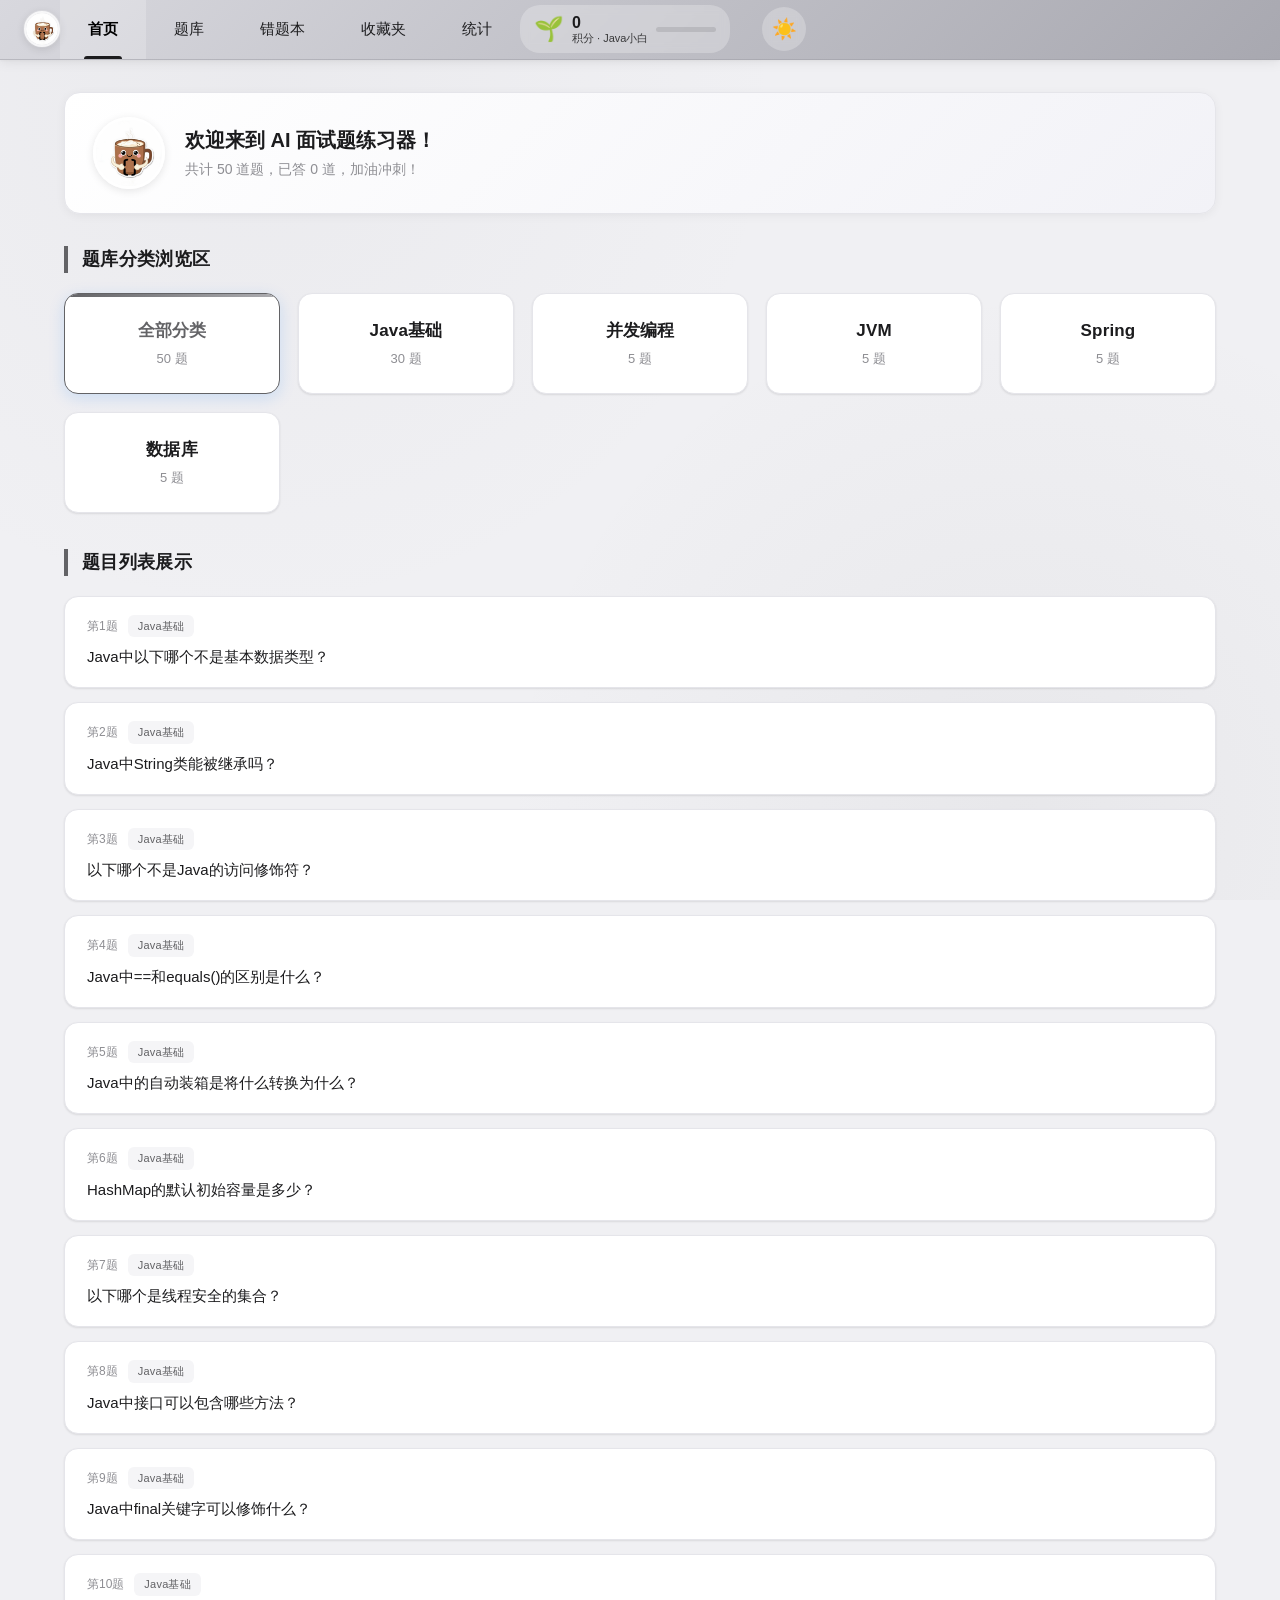
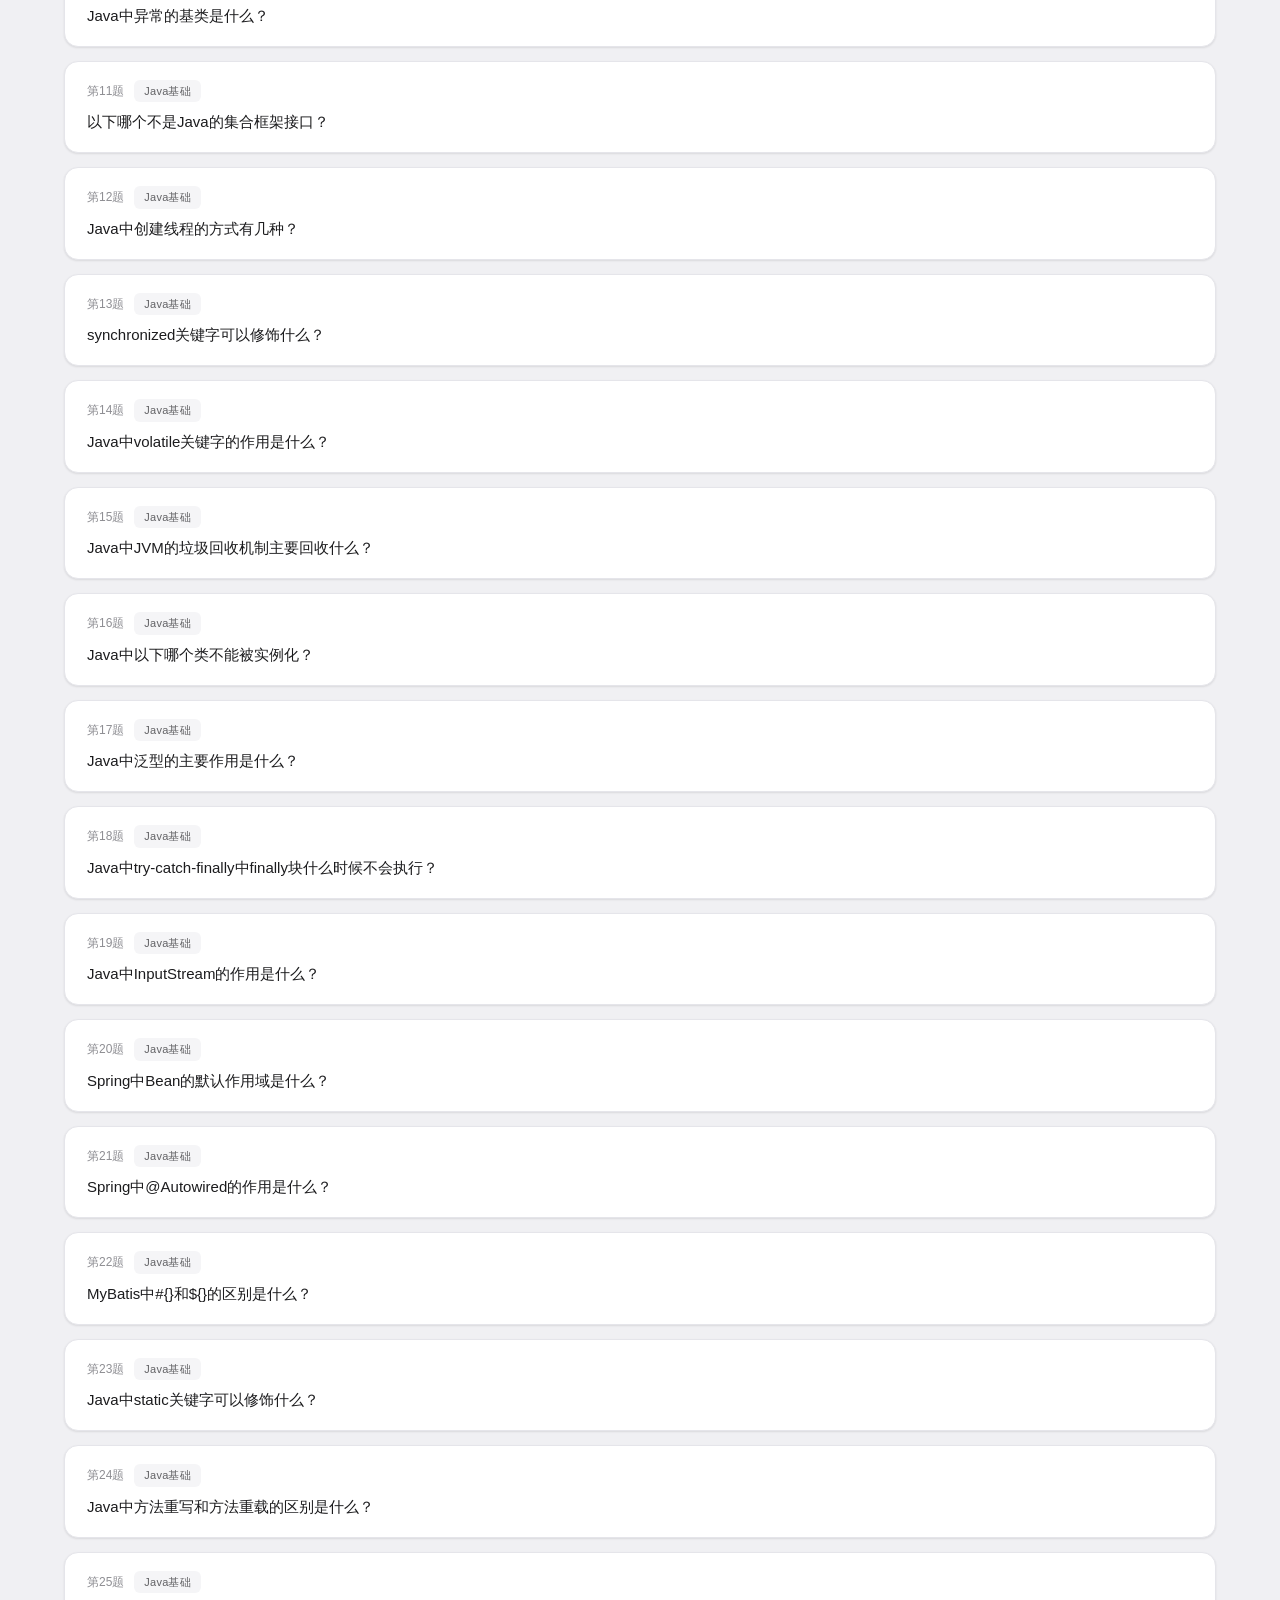
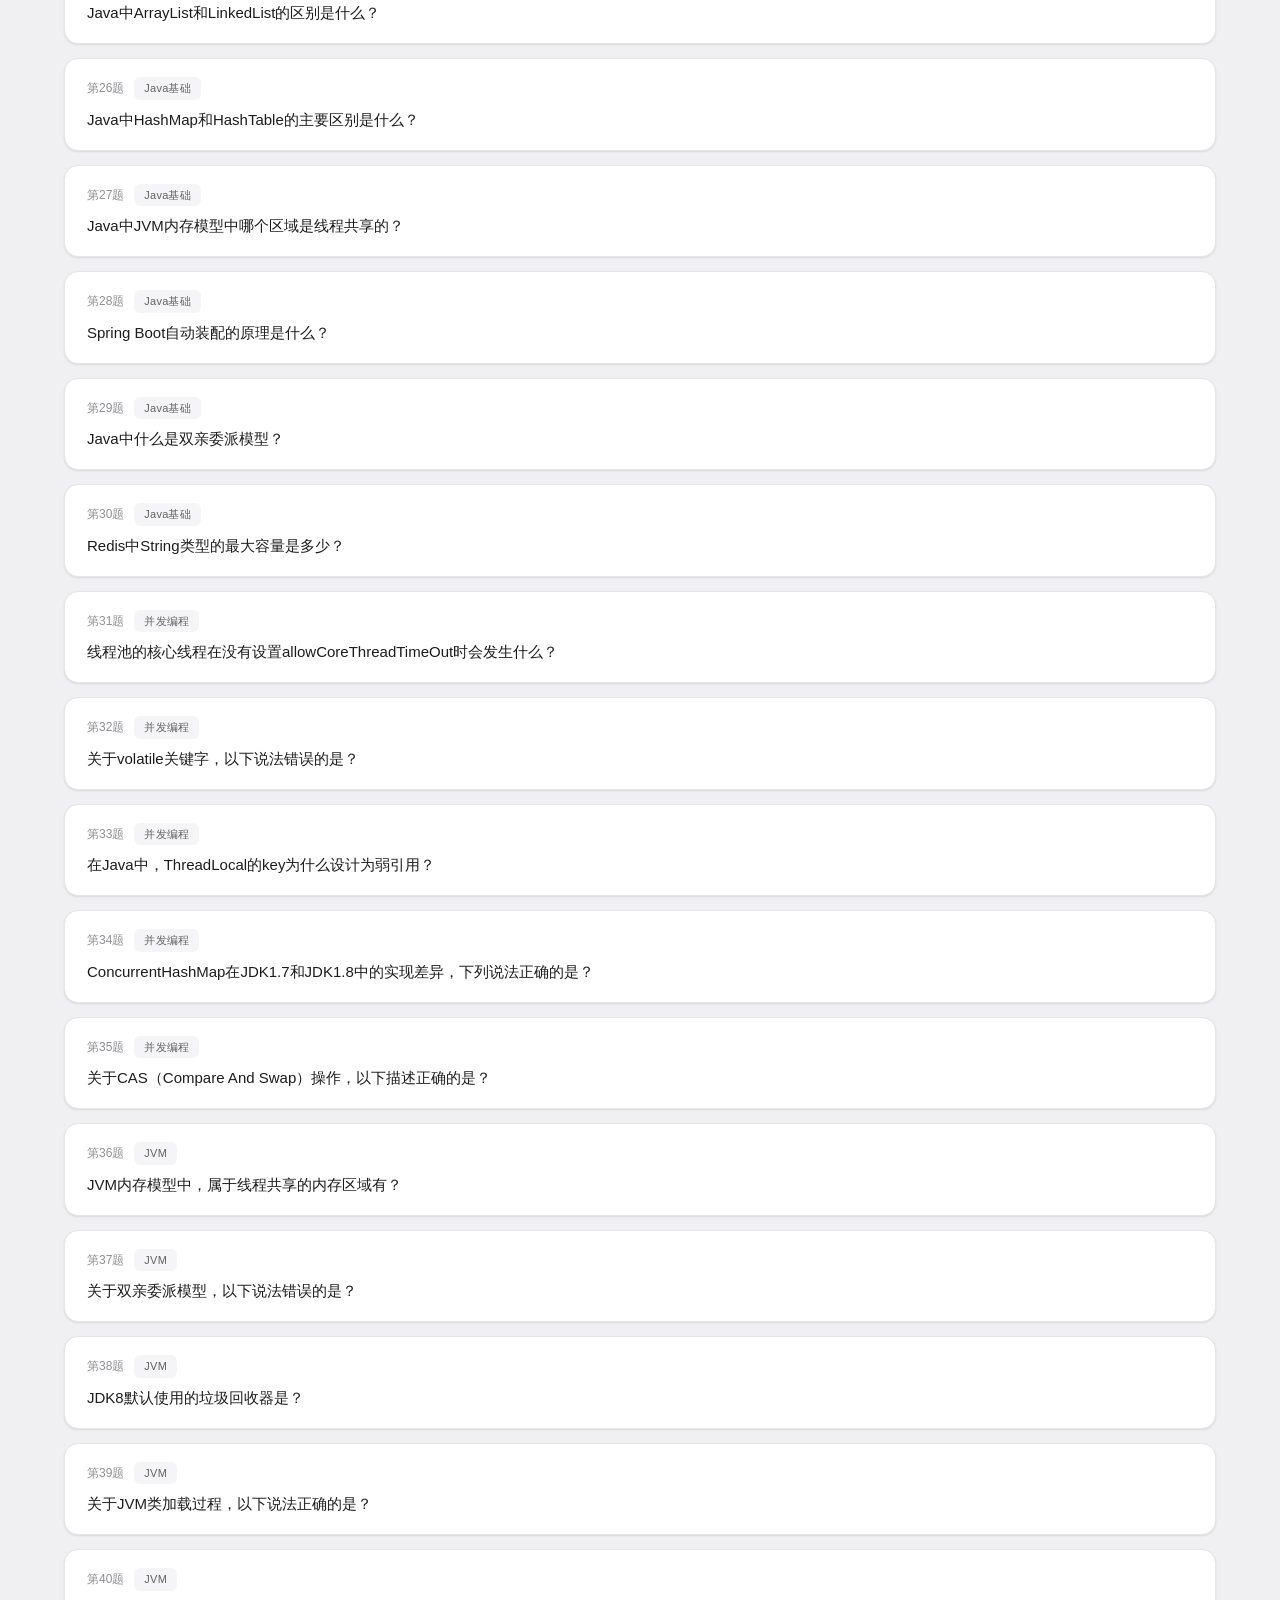
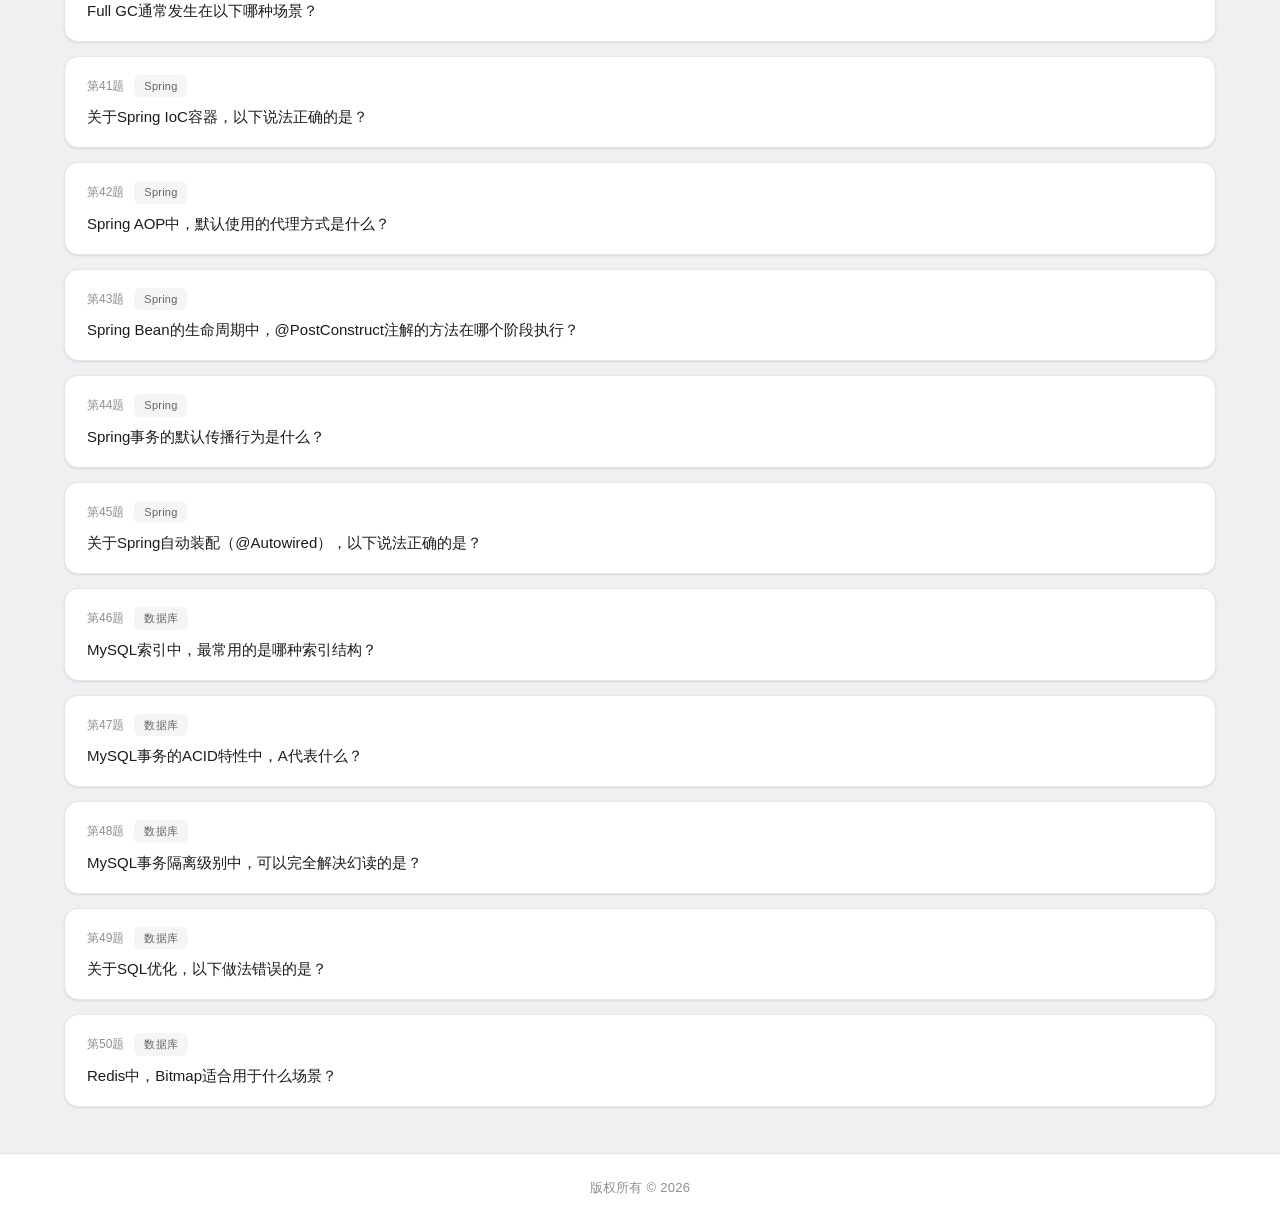
<file: index.html>
<!DOCTYPE html>
<html lang="zh-CN">
<head>
    <meta charset="UTF-8">
    <title>面试题练习器</title>
    <link rel="stylesheet" href="css/style.css" type="text/css" media="all" charset="utf-8">
</head>
<body>
    <header>
        <img src="images/mascot.jpg" class="header-logo" alt="Logo">
        <nav>
            <ul>
                <li><a href="#" class="nav-link active" data-page="home">首页</a></li>
                <li><a href="#" class="nav-link" data-page="quiz">题库</a></li>
                <li><a href="#" class="nav-link" data-page="wrong">错题本</a></li>
                <li><a href="#" class="nav-link" data-page="favorites">收藏夹</a></li>
                <li><a href="#" class="nav-link" data-page="stats">统计</a></li>
            </ul>
        </nav>
        <div id="points-display" class="points-display"></div>
        <button id="theme-toggle" class="theme-toggle" onclick="toggleTheme()">
            <span class="theme-icon sun">☀️</span>
            <span class="theme-icon moon" style="display: none;">🌙</span>
        </button>
    </header>
    <main>
        <div class="welcome-banner">
            <img src="images/mascot.jpg" class="welcome-mascot" alt="吉祥物">
            <div class="welcome-text">
                <h2>欢迎来到 AI 面试题练习器！</h2>
                <p>共计 <span id="total-questions">50</span> 道题，已答 <span id="answered-questions">0</span> 道，加油冲刺！</p>
            </div>
        </div>
        <section>
            <h1>题库分类浏览区</h1>
            <ul id="category-list"></ul>
        </section>
        <section>
            <h1>题目列表展示</h1>
            <ul id="question-list"></ul>
        </section>
    </main>
    <footer>
        <p>版权所有 &copy; 2026</p>
    </footer>
    <div class="screen-effect-overlay" id="screen-effect"></div>
    <script src="js/chart.js"></script>
<script src="js/app.js"></script>
</body>
</html>
</file>
<file: css/style.css>
* {
    margin: 0;
    padding: 0;
    box-sizing: border-box;
}

:root {
    --bg: #f0f0f3;
    --surface: #ffffff;
    --surface-2: #f5f5f7;
    --ink: #1c1c1e;
    --ink-2: #3a3a3c;
    --muted: #8e8e93;
    --rule: #e5e5ea;
    --accent: #636366;
    --accent-grad: linear-gradient(135deg, #d8d8de, #a8a8b0);
    --success: #34c759;
    --danger: #ff3b30;
    --warning: #ff9500;
    --radius: 14px;
    --radius-sm: 10px;
    --shadow-sm: 0 1px 3px rgba(0, 0, 0, 0.04), 0 1px 2px rgba(0, 0, 0, 0.06);
    --shadow-md: 0 4px 12px rgba(0, 0, 0, 0.06), 0 1px 4px rgba(0, 0, 0, 0.04);
    --shadow-lg: 0 12px 32px rgba(0, 0, 0, 0.08), 0 4px 12px rgba(0, 0, 0, 0.06);
    --shadow-hover: 0 8px 24px rgba(0, 0, 0, 0.1), 0 2px 8px rgba(0, 0, 0, 0.06);
    --transition: 0.25s cubic-bezier(0.4, 0, 0.2, 1);
}

/* 暗夜模式变量 */
[data-theme="dark"] {
    --bg: #0c0c0e;
    --surface: #1c1c1e;
    --surface-2: #2c2c2e;
    --ink: #f5f5f7;
    --ink-2: #d1d1d6;
    --muted: #8e8e93;
    --rule: #3a3a3c;
    --accent: #8e8e93;
    --accent-grad: linear-gradient(135deg, #3a3a3c, #525257);
    --shadow-sm: 0 1px 3px rgba(0, 0, 0, 0.3), 0 1px 2px rgba(0, 0, 0, 0.2);
    --shadow-md: 0 4px 12px rgba(0, 0, 0, 0.3), 0 1px 4px rgba(0, 0, 0, 0.2);
    --shadow-lg: 0 12px 32px rgba(0, 0, 0, 0.4), 0 4px 12px rgba(0, 0, 0, 0.3);
    --shadow-hover: 0 8px 24px rgba(0, 0, 0, 0.4), 0 2px 8px rgba(0, 0, 0, 0.3);
}

body {
    font-family: "Microsoft YaHei", "PingFang SC", -apple-system, BlinkMacSystemFont, "Segoe UI", sans-serif;
    background-color: var(--bg);
    background-image:
        radial-gradient(circle at 20% 10%, rgba(168, 168, 176, 0.08), transparent 40%),
        radial-gradient(circle at 80% 90%, rgba(99, 99, 102, 0.06), transparent 40%);
    background-attachment: fixed;
    color: var(--ink);
    -webkit-font-smoothing: antialiased;
    -moz-osx-font-smoothing: grayscale;
    line-height: 1.5;
}

/* 导航栏 - 浅灰到大象灰渐变 */
header {
    background: linear-gradient(135deg, #d8d8de, #a8a8b0);
    padding: 0;
    box-shadow: 0 2px 12px rgba(0, 0, 0, 0.08), 0 1px 3px rgba(0, 0, 0, 0.04);
    border-bottom: 1px solid rgba(154, 154, 162, 0.5);
    display: flex;
    align-items: center;
    position: sticky;
    top: 0;
    z-index: 100;
    backdrop-filter: saturate(180%) blur(10px);
}

.header-logo {
    width: 36px;
    height: 36px;
    margin-left: 24px;
    border-radius: 50%;
    object-fit: cover;
    border: 2px solid rgba(255, 255, 255, 0.8);
    box-shadow: 0 2px 8px rgba(0, 0, 0, 0.12), 0 0 0 1px rgba(255, 255, 255, 0.2);
    transition: var(--transition);
}

.header-logo:hover {
    transform: scale(1.08);
    box-shadow: 0 4px 12px rgba(0, 0, 0, 0.16), 0 0 0 2px rgba(255, 255, 255, 0.4);
}

nav ul {
    list-style: none;
    display: flex;
    margin: 0 auto;
}

/* 导航栏积分显示 */
.points-display {
    display: flex;
    align-items: center;
    gap: 8px;
    margin-right: 20px;
    padding: 6px 14px;
    background: rgba(255, 255, 255, 0.25);
    border-radius: 20px;
    backdrop-filter: blur(4px);
    animation: fadeInUp 0.4s ease;
}

.level-icon {
    font-size: 24px;
}

.points-info {
    display: flex;
    flex-direction: column;
    line-height: 1.2;
}

.points-value {
    font-size: 16px;
    font-weight: 700;
    color: #1c1c1e;
}

.points-label {
    font-size: 11px;
    color: #3a3a3c;
}

.level-progress {
    width: 60px;
    height: 5px;
    background: rgba(0, 0, 0, 0.1);
    border-radius: 3px;
    overflow: hidden;
}

.level-fill {
    height: 100%;
    background: linear-gradient(90deg, #ff9500, #ffd700);
    border-radius: 3px;
    transition: width 0.6s ease;
}

/* 主题切换按钮 */
.theme-toggle {
    display: flex;
    align-items: center;
    justify-content: center;
    width: 44px;
    height: 44px;
    background: rgba(255, 255, 255, 0.25);
    border: none;
    border-radius: 22px;
    cursor: pointer;
    transition: var(--transition);
    backdrop-filter: blur(4px);
    margin-left: 12px;
}

.theme-toggle:hover {
    background: rgba(255, 255, 255, 0.35);
    transform: scale(1.05);
}

.theme-toggle:active {
    transform: scale(0.95);
}

[data-theme="dark"] .theme-toggle {
    background: rgba(0, 0, 0, 0.25);
}

[data-theme="dark"] .theme-toggle:hover {
    background: rgba(0, 0, 0, 0.35);
}

.theme-icon {
    font-size: 20px;
    transition: var(--transition);
}

/* 暗夜模式特定样式调整 */
[data-theme="dark"] body {
    background: #0c0c0e;
    background-image:
        radial-gradient(circle at 20% 10%, rgba(255, 255, 255, 0.03), transparent 40%),
        radial-gradient(circle at 80% 90%, rgba(255, 255, 255, 0.02), transparent 40%);
}

[data-theme="dark"] .header-logo {
    border-color: rgba(255, 255, 255, 0.8);
    box-shadow: 0 2px 8px rgba(0, 0, 0, 0.3), 0 0 0 1px rgba(255, 255, 255, 0.2);
}

[data-theme="dark"] .nav ul li a {
    color: var(--ink);
}

[data-theme="dark"] .nav ul li a:hover {
    background: rgba(255, 255, 255, 0.1);
    color: var(--ink);
}

[data-theme="dark"] .nav ul li a.active {
    background: rgba(255, 255, 255, 0.15);
    color: var(--ink);
}

[data-theme="dark"] .main h1 {
    color: var(--ink);
}

[data-theme="dark"] .category-card {
    background: var(--surface);
    border-color: var(--rule);
}

[data-theme="dark"] .question-item {
    background: var(--surface);
    border-color: var(--rule);
}

[data-theme="dark"] .quiz-container {
    background: var(--surface);
    border-color: var(--rule);
}

[data-theme="dark"] .quiz-option {
    background: var(--surface-2);
    border-color: var(--rule);
    color: var(--ink);
}

[data-theme="dark"] .quiz-option:hover:not(:disabled) {
    border-color: #aeaeb2;
    background: #3a3a3c;
}

[data-theme="dark"] .quiz-explanation {
    background: var(--surface-2);
    border-left-color: var(--muted);
    color: var(--ink-2);
}

[data-theme="dark"] .btn-back {
    color: var(--accent);
}

[data-theme="dark"] .btn-back:hover {
    color: var(--ink);
}

[data-theme="dark"] .btn-nav {
    background: linear-gradient(135deg, #1c1c1e, #3a3a3c);
    color: #fff;
}

[data-theme="dark"] .btn-review {
    background: linear-gradient(135deg, #ff3b30, #ff6b00);
    color: #fff;
}

[data-theme="dark"] .btn-favorite {
    color: var(--ink);
    border-color: var(--rule);
}

[data-theme="dark"] .btn-favorite:hover {
    border-color: #ff9500;
    background: rgba(255, 149, 0, 0.2);
    color: #ff9500;
}

[data-theme="dark"] .sticker-text-correct {
    color: #34c759;
}

[data-theme="dark"] .sticker-text-wrong {
    color: #ff9500;
}

[data-theme="dark"] .sticker-text-streak {
    color: #ff9500;
}

[data-theme="dark"] .sticker-text-wrong-streak {
    color: #ff3b30;
}

[data-theme="dark"] .welcome-banner {
    background: linear-gradient(135deg, #1c1c1e, #2c2c2e);
    border-color: var(--rule);
}

[data-theme="dark"] .level-card {
    background: linear-gradient(135deg, #2c2c2e, #3a3a3c);
    border-color: var(--rule);
}

[data-theme="dark"] .welcome-text h2 {
    color: var(--ink);
}

[data-theme="dark"] .welcome-text p {
    color: var(--muted);
}

[data-theme="dark"] .chart-container {
    background: var(--surface);
    border-color: var(--rule);
}

nav ul li a {
    display: block;
    color: var(--ink);
    padding: 18px 28px;
    text-decoration: none;
    font-weight: 500;
    font-size: 15px;
    position: relative;
    transition: var(--transition);
}

nav ul li a:hover {
    background: rgba(255, 255, 255, 0.15);
    color: #000;
}

nav ul li a.active {
    background: rgba(255, 255, 255, 0.2);
    color: #000;
    font-weight: 600;
}

nav ul li a.active::after {
    content: '';
    position: absolute;
    bottom: 0;
    left: 24px;
    right: 24px;
    height: 3px;
    background: var(--ink);
    border-radius: 3px 3px 0 0;
}

/* 主内容区 */
main {
    max-width: 1200px;
    margin: 0 auto;
    padding: 32px 24px;
    min-height: calc(100vh - 140px);
}

main h1 {
    font-size: 18px;
    font-weight: 700;
    color: var(--ink);
    margin-bottom: 20px;
    padding-left: 14px;
    border-left: 4px solid var(--accent);
    letter-spacing: 0.02em;
}

/* 分类卡片 */
#category-list {
    list-style: none;
    display: grid;
    grid-template-columns: repeat(auto-fill, minmax(200px, 1fr));
    gap: 18px;
    margin-bottom: 36px;
}

.category-card {
    background: var(--surface);
    border-radius: var(--radius);
    padding: 24px 20px;
    text-align: center;
    cursor: pointer;
    box-shadow: var(--shadow-sm);
    border: 1px solid var(--rule);
    transition: var(--transition);
    position: relative;
    overflow: hidden;
}

.category-card::before {
    content: '';
    position: absolute;
    top: 0;
    left: 0;
    right: 0;
    height: 3px;
    background: linear-gradient(90deg, var(--accent), #aeaeb2);
    opacity: 0;
    transition: var(--transition);
}

.category-card:hover {
    transform: translateY(-6px);
    box-shadow: var(--shadow-hover);
    border-color: #c7c7cc;
}

.category-card:hover::before {
    opacity: 1;
}

.category-card.active {
    border-color: var(--accent);
    box-shadow: 0 4px 16px rgba(0, 122, 255, 0.15);
}

.category-card.active::before {
    opacity: 1;
}

.category-card.active .category-name {
    color: var(--accent);
}

.category-name {
    font-size: 17px;
    font-weight: 600;
    color: var(--ink);
    margin-bottom: 6px;
    letter-spacing: 0.01em;
}

.category-count {
    font-size: 13px;
    color: var(--muted);
}

/* 题目列表 */
#question-list {
    list-style: none;
}

.question-item {
    background: var(--surface);
    border-radius: var(--radius);
    padding: 18px 22px;
    margin-bottom: 14px;
    cursor: pointer;
    border: 1px solid var(--rule);
    box-shadow: var(--shadow-sm);
    transition: var(--transition);
    position: relative;
}

.question-item:hover {
    border-color: #c7c7cc;
    box-shadow: var(--shadow-md);
    transform: translateX(4px);
}

.question-info {
    display: flex;
    align-items: center;
    gap: 10px;
    margin-bottom: 8px;
}

.question-num {
    font-size: 12px;
    color: var(--muted);
    font-weight: 500;
}

.question-tag {
    font-size: 11px;
    background: var(--surface-2);
    color: var(--accent);
    padding: 3px 10px;
    border-radius: 6px;
    font-weight: 500;
    letter-spacing: 0.02em;
}

.status {
    font-size: 16px;
}

.status.correct {
    color: var(--success);
}

.status.wrong {
    color: var(--danger);
}

/* 收藏状态 */
.status.favorite {
    color: #8e8e93;
    font-size: 16px;
    margin-left: auto;
    cursor: pointer;
    transition: var(--transition);
}

.status.favorite:hover {
    color: #ff9500;
}

.status.favorited {
    color: #ff9500;
}

/* Toast 提示框 */
.toast {
    position: fixed;
    bottom: 32px;
    left: 50%;
    transform: translateX(-50%) translateY(100px);
    background: rgba(0, 0, 0, 0.85);
    color: #fff;
    padding: 12px 24px;
    border-radius: 24px;
    font-size: 14px;
    font-weight: 500;
    z-index: 9999;
    opacity: 0;
    transition: all 0.3s ease;
}

.toast.show {
    transform: translateX(-50%) translateY(0);
    opacity: 1;
}

.question-text {
    font-size: 15px;
    color: var(--ink);
    line-height: 1.6;
}

/* 答题界面 */
.quiz-container {
    background: var(--surface);
    border-radius: var(--radius);
    padding: 36px;
    border: 1px solid var(--rule);
    box-shadow: var(--shadow-lg);
}

.quiz-header {
    display: flex;
    justify-content: space-between;
    align-items: center;
    margin-bottom: 28px;
}

/* 收藏按钮 */
.btn-favorite {
    display: flex;
    align-items: center;
    gap: 6px;
    background: none;
    border: 2px solid var(--rule);
    border-radius: var(--radius-sm);
    padding: 8px 16px;
    cursor: pointer;
    font-size: 14px;
    font-weight: 500;
    transition: var(--transition);
    color: var(--ink);
}

.btn-favorite:hover {
    border-color: #ff9500;
    background: rgba(255, 149, 0, 0.1);
    color: #ff9500;
}

.favorite-icon {
    font-size: 18px;
    color: #8e8e93;
    transition: var(--transition);
}

.favorite-icon.favorited {
    color: #ff9500;
}

.favorite-text {
    font-size: 13px;
}

/* 进度条 */
.quiz-progress-bar {
    position: relative;
    width: 100%;
    height: 8px;
    background: var(--surface-2);
    border-radius: 4px;
    margin-bottom: 32px;
    overflow: hidden;
}

.progress-track {
    position: absolute;
    top: 0;
    left: 0;
    right: 0;
    bottom: 0;
    background: linear-gradient(90deg, #e5e5ea, #d1d1d6);
}

.progress-fill {
    position: absolute;
    top: 0;
    left: 0;
    bottom: 0;
    background: linear-gradient(90deg, #007aff, #5ac8fa);
    border-radius: 4px;
    transition: width 0.5s ease;
}

.progress-text {
    position: absolute;
    top: -24px;
    left: 50%;
    transform: translateX(-50%);
    font-size: 12px;
    color: var(--muted);
    white-space: nowrap;
}

/* 导航按钮增强 */
.btn-review {
    background: linear-gradient(135deg, #ff3b30, #ff6b00);
    color: #fff;
    font-size: 14px;
    padding: 12px 28px;
    border-radius: var(--radius-sm);
    cursor: pointer;
    font-weight: 500;
    transition: var(--transition);
}

.btn-review:hover {
    transform: translateY(-2px);
    box-shadow: 0 6px 16px rgba(255, 59, 48, 0.3);
}

.btn-back {
    background: none;
    border: none;
    color: var(--accent);
    cursor: pointer;
    font-size: 15px;
    padding: 8px 0;
    transition: var(--transition);
    display: flex;
    align-items: center;
    gap: 4px;
}

.btn-back:hover {
    color: var(--ink);
    gap: 8px;
}

.quiz-progress {
    font-size: 14px;
    color: var(--muted);
    font-weight: 500;
}

.quiz-question {
    margin-bottom: 28px;
}

.quiz-tag {
    display: inline-block;
    font-size: 12px;
    background: var(--surface-2);
    color: var(--accent);
    padding: 3px 12px;
    border-radius: 6px;
    margin-bottom: 14px;
    font-weight: 500;
    letter-spacing: 0.02em;
}

.quiz-question h2 {
    font-size: 19px;
    line-height: 1.7;
    color: var(--ink);
    font-weight: 600;
}

.quiz-options {
    display: flex;
    flex-direction: column;
    gap: 14px;
}

.quiz-option {
    display: flex;
    align-items: center;
    gap: 14px;
    padding: 18px 22px;
    background: var(--surface-2);
    border: 2px solid var(--rule);
    border-radius: var(--radius-sm);
    cursor: pointer;
    font-size: 15px;
    text-align: left;
    transition: var(--transition);
    font-family: inherit;
    color: var(--ink);
    position: relative;
    overflow: hidden;
}

.quiz-option:hover:not(:disabled) {
    border-color: #aeaeb2;
    background: #ececee;
    transform: translateX(4px);
}

.quiz-option:disabled {
    cursor: default;
}

.quiz-option.correct {
    border-color: var(--success);
    background: linear-gradient(135deg, #e8f8ec, #d4f4dd);
    color: #248a3d;
    font-weight: 500;
}

.quiz-option.wrong {
    border-color: var(--danger);
    background: linear-gradient(135deg, #ffeaea, #ffd5d5);
    color: #d70015;
    font-weight: 500;
}

.option-letter {
    display: inline-flex;
    align-items: center;
    justify-content: center;
    width: 30px;
    height: 30px;
    border-radius: 50%;
    background: var(--accent);
    color: #fff;
    font-weight: bold;
    font-size: 14px;
    flex-shrink: 0;
    transition: var(--transition);
}

.quiz-option.correct .option-letter {
    background: var(--success);
    box-shadow: 0 0 0 4px rgba(52, 199, 89, 0.15);
}

.quiz-option.wrong .option-letter {
    background: var(--danger);
    box-shadow: 0 0 0 4px rgba(255, 59, 48, 0.15);
}

/* 答案解析 */
.quiz-explanation {
    margin-top: 28px;
    padding: 24px;
    background: var(--surface-2);
    border-radius: var(--radius-sm);
    border-left: 4px solid var(--muted);
}

.quiz-explanation h3 {
    font-size: 15px;
    color: var(--accent);
    margin-bottom: 10px;
    font-weight: 600;
}

.quiz-explanation p {
    font-size: 14px;
    color: var(--ink-2);
    line-height: 1.8;
}

/* 导航按钮 */
.quiz-nav {
    display: flex;
    justify-content: space-between;
    margin-top: 28px;
}

.btn-nav {
    padding: 12px 28px;
    background: linear-gradient(135deg, #1c1c1e, #3a3a3c);
    color: #fff;
    border: none;
    border-radius: var(--radius-sm);
    cursor: pointer;
    font-size: 14px;
    font-weight: 500;
    transition: var(--transition);
    font-family: inherit;
    box-shadow: 0 2px 8px rgba(0, 0, 0, 0.12);
}

.btn-nav:hover {
    transform: translateY(-2px);
    box-shadow: 0 6px 16px rgba(0, 0, 0, 0.18);
}

.btn-nav:active {
    transform: translateY(0);
}

/* 空状态 */
.empty {
    text-align: center;
    color: var(--muted);
    padding: 48px 40px;
    list-style: none;
}

/* 底部 */
footer {
    text-align: center;
    padding: 24px;
    color: var(--muted);
    font-size: 13px;
    background: var(--surface);
    border-top: 1px solid var(--rule);
    letter-spacing: 0.02em;
}

/* === 贴纸和趣味元素 === */

/* 贴纸容器 */
.sticker-wrapper {
    text-align: center;
    margin-bottom: 16px;
}

/* 贴纸图片 */
.sticker {
    width: 80px;
    height: 80px;
    border-radius: 16px;
    object-fit: cover;
    display: block;
    margin: 0 auto 8px;
    box-shadow: 0 4px 12px rgba(0,0,0,0.12);
}

/* 答对贴纸 - 弹跳动画 */
.sticker-pop {
    animation: stickerPop 0.6s ease;
}

@keyframes stickerPop {
    0% { transform: scale(0) rotate(-20deg); opacity: 0; }
    50% { transform: scale(1.3) rotate(10deg); opacity: 1; }
    70% { transform: scale(0.9) rotate(-5deg); }
    100% { transform: scale(1) rotate(0deg); opacity: 1; }
}

/* 答错贴纸 - 摇晃动画 */
.sticker-shake {
    animation: stickerShake 0.5s ease;
}

@keyframes stickerShake {
    0% { transform: translateX(0) scale(0); opacity: 0; }
    20% { transform: translateX(-10px) scale(1.1); opacity: 1; }
    40% { transform: translateX(10px) scale(0.95); }
    60% { transform: translateX(-8px) scale(1.05); }
    80% { transform: translateX(6px) scale(0.98); }
    100% { transform: translateX(0) scale(1); opacity: 1; }
}

/* 贴纸文字 */
.sticker-text {
    font-size: 16px;
    font-weight: 600;
}

.sticker-text-correct {
    color: #34c759;
}

.sticker-text-wrong {
    color: #ff9500;
}

/* 连对庆祝贴纸 - 放大旋转动画 */
.sticker-celebrate {
    width: 100px;
    height: 100px;
    animation: stickerCelebrate 0.8s ease;
}

@keyframes stickerCelebrate {
    0% { transform: scale(0) rotate(-180deg); opacity: 0; }
    30% { transform: scale(1.4) rotate(20deg); opacity: 1; }
    50% { transform: scale(0.85) rotate(-10deg); }
    70% { transform: scale(1.15) rotate(5deg); }
    100% { transform: scale(1) rotate(0deg); opacity: 1; }
}

/* 连对文字样式 */
.sticker-text-streak {
    color: #ff9500;
    font-size: 18px;
    font-weight: 700;
    animation: textGlow 1.5s ease infinite alternate;
}

@keyframes textGlow {
    from { text-shadow: 0 0 4px rgba(255,149,0,0.3); }
    to { text-shadow: 0 0 16px rgba(255,149,0,0.7); }
}

/* 连对徽章 */
.streak-badge {
    display: inline-block;
    background: linear-gradient(135deg, #ff9500, #ff6b00);
    color: #fff;
    font-size: 12px;
    padding: 2px 10px;
    border-radius: 12px;
    margin-left: 6px;
    vertical-align: middle;
}

/* 撒花容器 */
.confetti-burst {
    position: relative;
    width: 100%;
    height: 80px;
    overflow: visible;
    margin-top: 8px;
}

/* 撒花碎片 */
.confetti-piece {
    position: absolute;
    top: 0;
    width: 8px;
    height: 8px;
    border-radius: 2px;
    animation: confettiFall 1.5s ease-out forwards;
}

@keyframes confettiFall {
    0% {
        transform: translateY(-20px) rotate(0deg);
        opacity: 1;
    }
    100% {
        transform: translateY(100px) rotate(720deg);
        opacity: 0;
    }
}

/* === 连错3题全屏变灰抖动特效 === */

/* 全屏遮罩层 */
.screen-effect-overlay {
    position: fixed;
    top: 0;
    left: 0;
    width: 100%;
    height: 100%;
    background: rgba(40, 40, 40, 0);
    pointer-events: none;
    z-index: 9999;
    transition: background 0.3s ease;
}

.screen-effect-overlay.screen-effect-active {
    background: rgba(40, 40, 40, 0.5);
    pointer-events: auto;
    animation: overlayPulse 2s ease;
}

@keyframes overlayPulse {
    0% { background: rgba(40, 40, 40, 0); }
    15% { background: rgba(40, 40, 40, 0.7); }
    50% { background: rgba(40, 40, 40, 0.5); }
    85% { background: rgba(40, 40, 40, 0.7); }
    100% { background: rgba(40, 40, 40, 0); }
}

/* 页面抖动 */
.body-shake {
    animation: bodyShake 0.5s ease-in-out 3;
}

@keyframes bodyShake {
    0%, 100% { transform: translateX(0) translateY(0); }
    10% { transform: translateX(-8px) translateY(2px); }
    20% { transform: translateX(8px) translateY(-2px); }
    30% { transform: translateX(-6px) translateY(1px); }
    40% { transform: translateX(6px) translateY(-1px); }
    50% { transform: translateX(-4px) translateY(2px); }
    60% { transform: translateX(4px) translateY(-2px); }
    70% { transform: translateX(-3px) translateY(1px); }
    80% { transform: translateX(3px) translateY(-1px); }
    90% { transform: translateX(-1px) translateY(0); }
}

/* 连错警告文字 */
.sticker-text-wrong-streak {
    color: #ff3b30;
    font-size: 18px;
    font-weight: 700;
    animation: textFlash 0.3s ease 4 alternate;
}

@keyframes textFlash {
    from { opacity: 1; }
    to { opacity: 0.4; }
}

.sticker-subtext {
    font-size: 13px;
    color: #8e8e93;
    margin-top: 4px;
}

/* 连错徽章 */
.streak-badge-wrong {
    background: linear-gradient(135deg, #ff3b30, #ff6b00) !important;
}

/* === 积分系统样式 === */

/* 积分获得提示 */
.points-gain {
    font-size: 15px;
    font-weight: 700;
    color: #34c759;
    margin-top: 6px;
    animation: pointsFloat 0.8s ease;
}

.points-gain-bonus {
    color: #ff9500;
    font-size: 16px;
}

/* 积分扣减提示 */
.points-loss {
    font-size: 15px;
    font-weight: 700;
    color: #ff3b30;
    margin-top: 6px;
    animation: pointsFloat 0.8s ease;
}

@keyframes pointsFloat {
    0% { opacity: 0; transform: translateY(10px); }
    50% { opacity: 1; transform: translateY(-4px); }
    100% { opacity: 1; transform: translateY(0); }
}

/* 统计页等级卡片 */
.level-card {
    background: linear-gradient(135deg, #ffffff, #f2f2f7);
    border: 1px solid #e5e5ea;
    border-radius: 16px;
    padding: 24px 28px;
    margin-bottom: 16px;
    box-shadow: 0 2px 10px rgba(0,0,0,0.05);
    animation: fadeInUp 0.5s ease;
}

.level-card-header {
    display: flex;
    align-items: center;
    gap: 16px;
    margin-bottom: 16px;
}

.level-icon-big {
    font-size: 48px;
    line-height: 1;
}

.level-card-info h2 {
    font-size: 22px;
    color: #1c1c1e;
    margin-bottom: 4px;
}

.level-card-info p {
    font-size: 14px;
    color: #8e8e93;
}

.level-progress-bar {
    width: 100%;
    height: 12px;
    background: #e5e5ea;
    border-radius: 6px;
    overflow: hidden;
}

.level-progress-fill {
    height: 100%;
    background: linear-gradient(90deg, #ff9500, #ffd700);
    border-radius: 6px;
    transition: width 0.8s ease;
    animation: fillBar 1.2s ease;
}

/* 首页欢迎横幅 */
.welcome-banner {
    display: flex;
    align-items: center;
    gap: 20px;
    background: linear-gradient(135deg, #ffffff, #f2f2f7);
    border-radius: 16px;
    padding: 24px 28px;
    margin-bottom: 32px;
    border: 1px solid #e5e5ea;
    box-shadow: 0 2px 10px rgba(0,0,0,0.05);
    animation: fadeInUp 0.5s ease;
}

.welcome-mascot {
    width: 72px;
    height: 72px;
    border-radius: 50%;
    object-fit: cover;
    border: 3px solid #fff;
    box-shadow: 0 2px 8px rgba(0,0,0,0.1);
    flex-shrink: 0;
    animation: bounce 2s infinite;
}

.welcome-text h2 {
    font-size: 20px;
    color: #1c1c1e;
    margin-bottom: 4px;
}

.welcome-text p {
    font-size: 14px;
    color: #8e8e93;
}

/* 空状态 emoji */
.empty-emoji {
    font-size: 48px;
    margin-bottom: 12px;
    animation: bounce 1.5s infinite;
}

/* 正确率进度条 */
.accuracy-bar {
    width: 100%;
    height: 20px;
    background: #e5e5ea;
    border-radius: 10px;
    overflow: hidden;
    margin-top: 8px;
}

.accuracy-fill {
    height: 100%;
    border-radius: 10px;
    transition: width 0.8s ease;
    animation: fillBar 1s ease;
}

/* === 饼图样式 === */
.chart-container {
    margin: 32px 0;
    padding: 24px;
    background: var(--surface);
    border-radius: var(--radius);
    border: 1px solid var(--rule);
    box-shadow: var(--shadow-md);
    text-align: center;
}

.chart-title {
    font-size: 18px;
    font-weight: 600;
    color: var(--ink);
    margin-bottom: 20px;
}

.pie-chart {
    display: inline-block;
    margin: 0 auto;
}

.chart-legend {
    display: grid;
    grid-template-columns: repeat(auto-fit, minmax(150px, 1fr));
    gap: 12px;
    margin-top: 24px;
}

.legend-item {
    display: flex;
    align-items: center;
    gap: 8px;
    padding: 8px 12px;
    background: var(--surface-2);
    border-radius: 8px;
    transition: var(--transition);
}

.legend-item:hover {
    transform: translateY(-2px);
    box-shadow: var(--shadow-sm);
}

.legend-color {
    width: 16px;
    height: 16px;
    border-radius: 4px;
    flex-shrink: 0;
}

.legend-text {
    display: flex;
    flex-direction: column;
    gap: 2px;
}

.legend-category {
    font-size: 14px;
    font-weight: 500;
    color: var(--ink);
}

.legend-stats {
    font-size: 12px;
    color: var(--muted);
}

/* === 通用动画 === */
@keyframes fadeInUp {
    from { opacity: 0; transform: translateY(20px); }
    to { opacity: 1; transform: translateY(0); }
}

@keyframes bounce {
    0%, 100% { transform: translateY(0); }
    50% { transform: translateY(-8px); }
}

@keyframes fillBar {
    from { width: 0; }
}

/* 分类卡片入场动画 */
.category-card {
    animation: fadeInUp 0.4s ease backwards;
}

#category-list .category-card:nth-child(1) { animation-delay: 0.05s; }
#category-list .category-card:nth-child(2) { animation-delay: 0.1s; }
#category-list .category-card:nth-child(3) { animation-delay: 0.15s; }
#category-list .category-card:nth-child(4) { animation-delay: 0.2s; }
#category-list .category-card:nth-child(5) { animation-delay: 0.25s; }

/* 题目项入场动画 */
.question-item {
    animation: fadeInUp 0.3s ease backwards;
}

/* === 答题计时器 === */
.quiz-timer {
    display: inline-flex;
    align-items: center;
    gap: 6px;
    font-size: 16px;
    font-weight: 700;
    color: #fff;
    background: linear-gradient(135deg, #ff3b30, #ff6b6b);
    padding: 6px 16px;
    border-radius: 20px;
    border: 2px solid #ff8787;
    box-shadow: 0 3px 10px rgba(255, 59, 48, 0.3), inset 0 1px 0 rgba(255, 255, 255, 0.3);
    font-variant-numeric: tabular-nums;
    transition: var(--transition);
    animation: timerPulse 2s ease-in-out infinite;
}

.quiz-timer:hover {
    transform: scale(1.05);
    box-shadow: 0 4px 14px rgba(255, 59, 48, 0.4), inset 0 1px 0 rgba(255, 255, 255, 0.3);
}

.quiz-timer-emoji {
    font-size: 20px;
    line-height: 1;
}

@keyframes timerPulse {
    0%, 100% { box-shadow: 0 3px 10px rgba(255, 59, 48, 0.3), inset 0 1px 0 rgba(255, 255, 255, 0.3); }
    50% { box-shadow: 0 3px 16px rgba(255, 59, 48, 0.5), inset 0 1px 0 rgba(255, 255, 255, 0.3); }
}

/* 用时记录文本 */
.time-record {
    font-size: 14px;
    font-weight: 500;
    color: var(--accent);
    margin-top: 6px;
    animation: pointsFloat 0.8s ease;
}

/* 用时统计卡片 */
.time-stat-card {
    background: var(--surface-2);
    border-radius: var(--radius-sm);
    padding: 16px 14px;
    text-align: center;
    transition: var(--transition);
}

.time-stat-card:hover {
    transform: translateY(-2px);
    box-shadow: var(--shadow-sm);
}

.time-stat-value {
    font-size: 24px;
    font-weight: 700;
    font-variant-numeric: tabular-nums;
}

.time-stat-label {
    font-size: 12px;
    color: var(--muted);
    margin-top: 4px;
}

/* 用时分布条形图 */
.time-bar-chart {
    display: flex;
    flex-direction: column;
    gap: 8px;
    max-height: 320px;
    overflow-y: auto;
    padding-right: 4px;
}

.time-bar-item {
    display: flex;
    align-items: center;
    gap: 10px;
}

.time-bar-label {
    flex: 0 0 140px;
    font-size: 12px;
    color: var(--muted);
    white-space: nowrap;
    overflow: hidden;
    text-overflow: ellipsis;
    cursor: help;
}

.time-bar-track {
    flex: 1;
    height: 20px;
    background: var(--surface-2);
    border-radius: 6px;
    overflow: hidden;
}

.time-bar-fill {
    height: 100%;
    background: linear-gradient(90deg, #007aff, #5ac8fa);
    border-radius: 6px;
    transition: width 0.6s ease;
    animation: fillBar 0.8s ease;
}

.time-bar-fill.time-bar-slow {
    background: linear-gradient(90deg, #ff9500, #ff6b00);
}

.time-bar-value {
    flex: 0 0 40px;
    font-size: 13px;
    font-weight: 600;
    color: var(--ink);
    text-align: right;
    font-variant-numeric: tabular-nums;
}

/* 暗夜模式计时器 */
[data-theme="dark"] .quiz-timer {
    background: linear-gradient(135deg, #ff3b30, #ff6b6b);
    color: #fff;
    border-color: #ff8787;
    box-shadow: 0 3px 10px rgba(255, 59, 48, 0.2), inset 0 1px 0 rgba(255, 255, 255, 0.3);
}

[data-theme="dark"] .time-stat-card {
    background: var(--surface-2);
}

[data-theme="dark"] .time-bar-track {
    background: #3a3a3c;
}

/* === 首页按钮容器 === */
.welcome-buttons {
    display: flex;
    gap: 16px;
    margin-top: 20px;
    flex-wrap: wrap;
}

/* === 随机出题按钮（亮紫色发光） === */
.btn-random-quiz {
    background: linear-gradient(135deg, #af52de, #d77bf5);
    color: #fff;
    border: none;
    border-radius: 14px;
    padding: 14px 32px;
    font-size: 16px;
    font-weight: 700;
    cursor: pointer;
    transition: var(--transition);
    box-shadow: 0 0 20px rgba(175, 82, 222, 0.4), 0 4px 12px rgba(175, 82, 222, 0.3);
    display: flex;
    align-items: center;
    justify-content: center;
    gap: 8px;
}

.btn-random-quiz:hover {
    transform: translateY(-2px);
    box-shadow: 0 0 30px rgba(175, 82, 222, 0.6), 0 6px 16px rgba(175, 82, 222, 0.4);
    background: linear-gradient(135deg, #9a42c8, #c66ae8);
}

.btn-random-quiz:active {
    transform: translateY(-1px);
    box-shadow: 0 0 15px rgba(175, 82, 222, 0.3), 0 2px 8px rgba(175, 82, 222, 0.2);
}

/* === 开始答题按钮（蓝色发光） === */
.btn-start-quiz {
    background: linear-gradient(135deg, #007aff, #5ac8fa);
    color: #fff;
    border: none;
    border-radius: 14px;
    padding: 14px 32px;
    font-size: 16px;
    font-weight: 700;
    cursor: pointer;
    transition: var(--transition);
    box-shadow: 0 0 20px rgba(0, 122, 255, 0.4), 0 4px 12px rgba(0, 122, 255, 0.3);
    display: flex;
    align-items: center;
    justify-content: center;
    gap: 8px;
}

.btn-start-quiz:hover {
    transform: translateY(-2px);
    box-shadow: 0 0 30px rgba(0, 122, 255, 0.6), 0 6px 16px rgba(0, 122, 255, 0.4);
    background: linear-gradient(135deg, #0051d5, #4a9fd8);
}

.btn-start-quiz:active {
    transform: translateY(-1px);
    box-shadow: 0 0 15px rgba(0, 122, 255, 0.3), 0 2px 8px rgba(0, 122, 255, 0.2);
}

/* === 暗夜模式适配 === */
[data-theme="dark"] .btn-random-quiz {
    background: linear-gradient(135deg, #af52de, #d77bf5);
    box-shadow: 0 0 20px rgba(175, 82, 222, 0.4), 0 4px 12px rgba(175, 82, 222, 0.3);
}

[data-theme="dark"] .btn-random-quiz:hover {
    box-shadow: 0 0 30px rgba(175, 82, 222, 0.6), 0 6px 16px rgba(175, 82, 222, 0.4);
}

[data-theme="dark"] .btn-start-quiz {
    background: linear-gradient(135deg, #007aff, #5ac8fa);
    box-shadow: 0 0 20px rgba(0, 122, 255, 0.4), 0 4px 12px rgba(0, 122, 255, 0.3);
}

[data-theme="dark"] .btn-start-quiz:hover {
    box-shadow: 0 0 30px rgba(0, 122, 255, 0.6), 0 6px 16px rgba(0, 122, 255, 0.4);
}

@media (max-width: 480px) {
    .welcome-buttons {
        gap: 10px;
    }

    .btn-start-quiz, .btn-random-quiz {
        padding: 12px 24px;
        font-size: 15px;
    }
}

/* === 题目搜索 === */
.search-bar {
    margin-bottom: 24px;
    position: relative;
}

.search-input {
    width: 100%;
    height: 44px;
    border: 2px solid var(--rule);
    border-radius: 14px;
    padding: 0 16px;
    font-size: 15px;
    background: var(--surface);
    color: var(--ink);
    transition: var(--transition);
    outline: none;
}

.search-input:focus {
    border-color: #007aff;
    box-shadow: 0 0 0 3px rgba(0, 122, 255, 0.1);
    background: var(--surface);
}

.search-input::placeholder {
    color: var(--muted);
}

.search-icon {
    position: absolute;
    right: 16px;
    top: 50%;
    transform: translateY(-50%);
    color: var(--muted);
    font-size: 18px;
    pointer-events: none;
    transition: var(--transition);
}

[data-theme="dark"] .search-input {
    background: var(--surface);
    border-color: var(--rule);
    color: var(--ink);
}

[data-theme="dark"] .search-input:focus {
    border-color: #007aff;
    box-shadow: 0 0 0 3px rgba(0, 122, 255, 0.2);
}

[data-theme="dark"] .search-icon {
    color: var(--muted);
}
</file>
